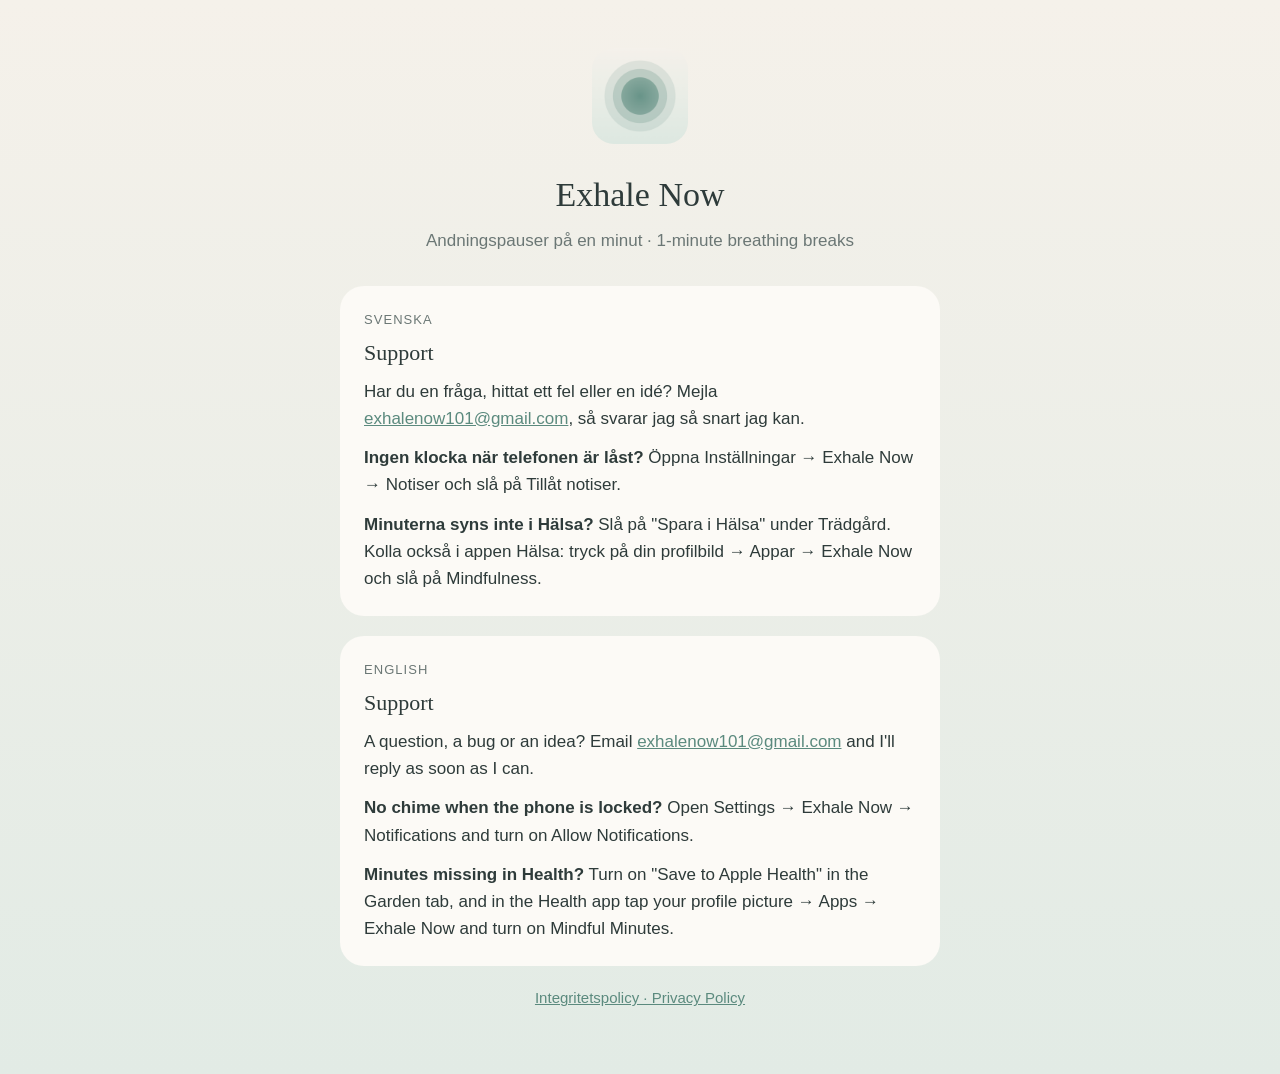
<file: index.html>
<!doctype html>
<html lang="sv">
<head>
  <meta charset="utf-8">
  <meta name="viewport" content="width=device-width, initial-scale=1">
  <title>Exhale Now: Support</title>
  <link rel="stylesheet" href="style.css">
</head>
<body>
<main>
  <header>
    <img src="icon.png" alt="">
    <h1>Exhale Now</h1>
    <p>Andningspauser på en minut · 1-minute breathing breaks</p>
  </header>

  <section>
    <div class="lang">Svenska</div>
    <h2>Support</h2>
    <p>Har du en fråga, hittat ett fel eller en idé? Mejla <a href="mailto:exhalenow101@gmail.com">exhalenow101@gmail.com</a>, så svarar jag så snart jag kan.</p>
    <p><strong>Ingen klocka när telefonen är låst?</strong> Öppna Inställningar → Exhale Now → Notiser och slå på Tillåt notiser.</p>
    <p><strong>Minuterna syns inte i Hälsa?</strong> Slå på "Spara i Hälsa" under Trädgård. Kolla också i appen Hälsa: tryck på din profilbild → Appar → Exhale Now och slå på Mindfulness.</p>
  </section>

  <section>
    <div class="lang">English</div>
    <h2>Support</h2>
    <p>A question, a bug or an idea? Email <a href="mailto:exhalenow101@gmail.com">exhalenow101@gmail.com</a> and I'll reply as soon as I can.</p>
    <p><strong>No chime when the phone is locked?</strong> Open Settings → Exhale Now → Notifications and turn on Allow Notifications.</p>
    <p><strong>Minutes missing in Health?</strong> Turn on "Save to Apple Health" in the Garden tab, and in the Health app tap your profile picture → Apps → Exhale Now and turn on Mindful Minutes.</p>
  </section>

  <nav><a href="privacy.html">Integritetspolicy · Privacy Policy</a></nav>
</main>
</body>
</html>
</file>
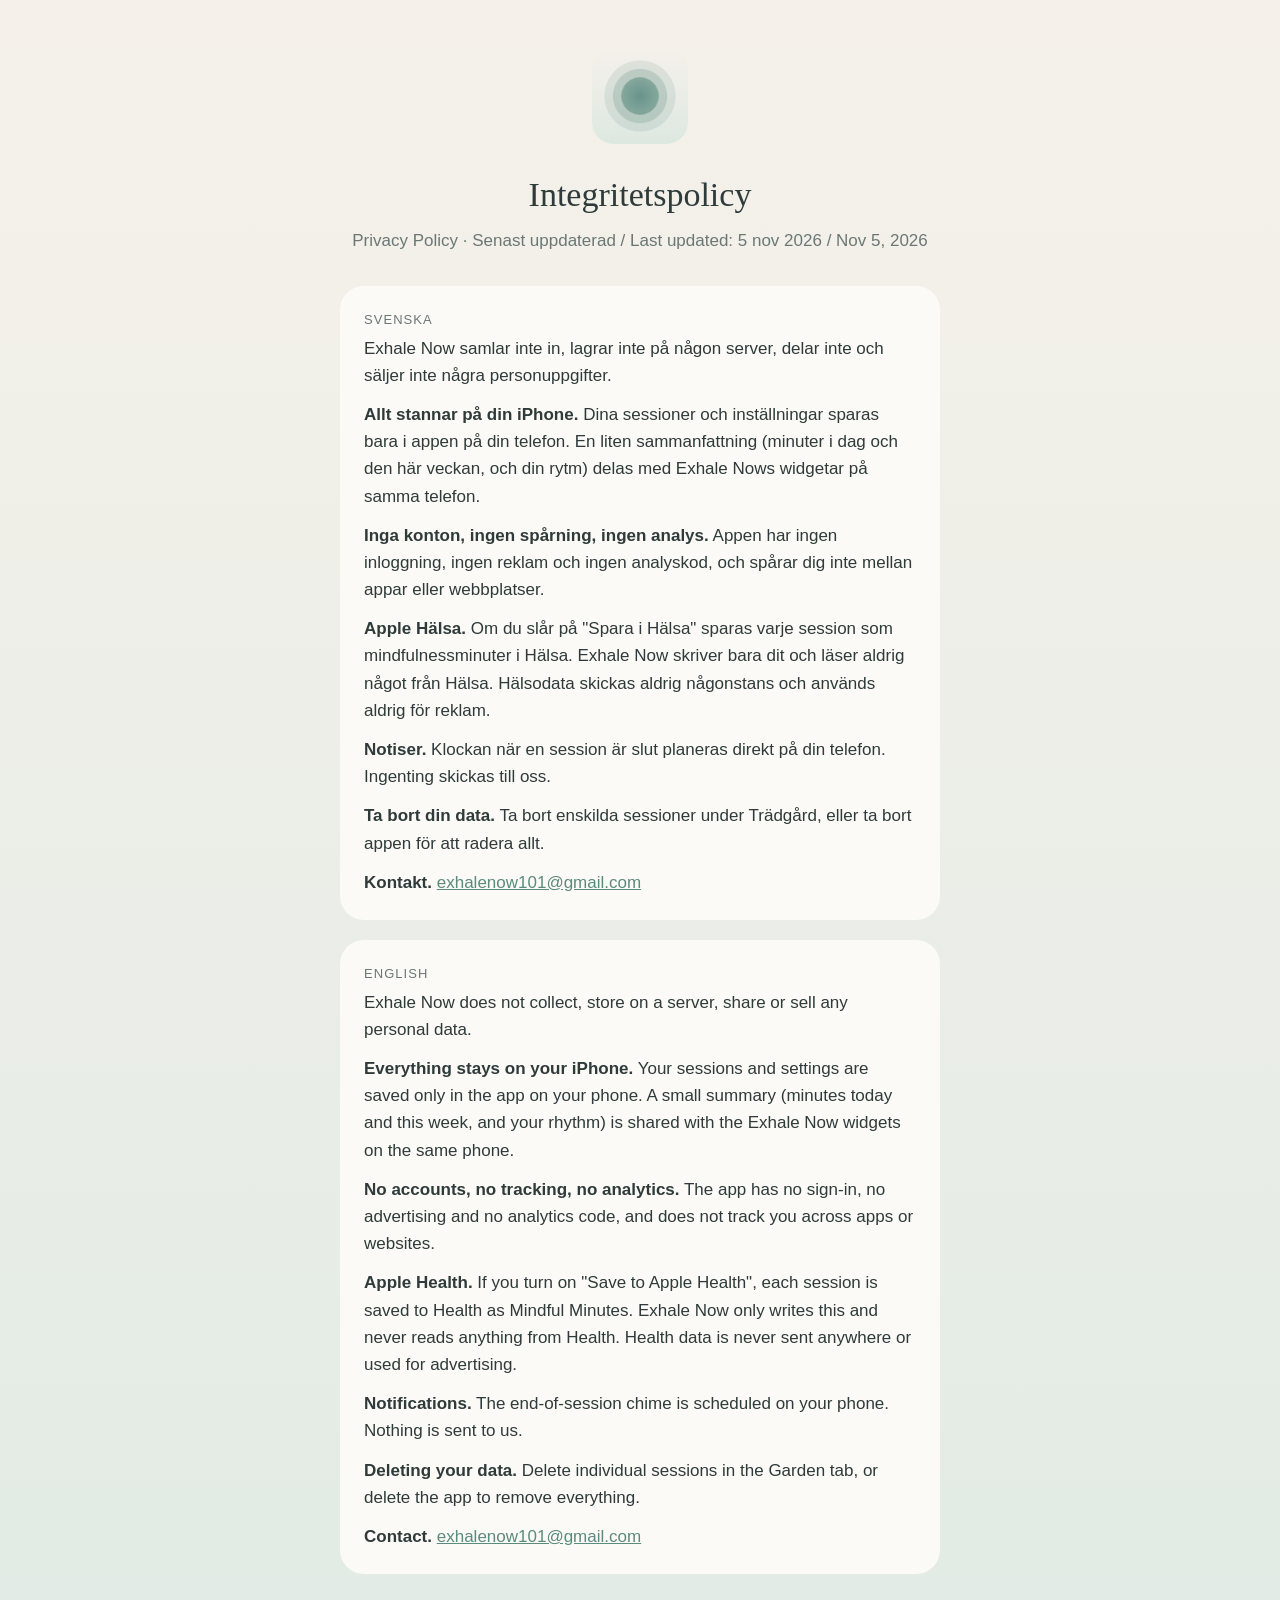
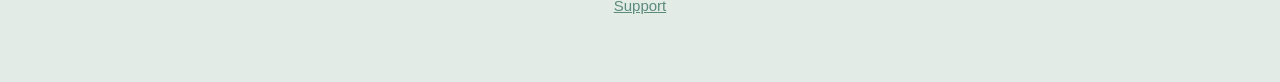
<file: privacy.html>
<!doctype html>
<html lang="sv">
<head>
  <meta charset="utf-8">
  <meta name="viewport" content="width=device-width, initial-scale=1">
  <title>Exhale Now: Privacy Policy</title>
  <link rel="stylesheet" href="style.css">
</head>
<body>
<main>
  <header>
    <img src="icon.png" alt="">
    <h1>Integritetspolicy</h1>
    <p>Privacy Policy · Senast uppdaterad / Last updated: 5 nov 2026 / Nov 5, 2026</p>
  </header>

  <section>
    <div class="lang">Svenska</div>
    <p>Exhale Now samlar inte in, lagrar inte på någon server, delar inte och säljer inte några personuppgifter.</p>
    <p><strong>Allt stannar på din iPhone.</strong> Dina sessioner och inställningar sparas bara i appen på din telefon. En liten sammanfattning (minuter i dag och den här veckan, och din rytm) delas med Exhale Nows widgetar på samma telefon.</p>
    <p><strong>Inga konton, ingen spårning, ingen analys.</strong> Appen har ingen inloggning, ingen reklam och ingen analyskod, och spårar dig inte mellan appar eller webbplatser.</p>
    <p><strong>Apple Hälsa.</strong> Om du slår på "Spara i Hälsa" sparas varje session som mindfulnessminuter i Hälsa. Exhale Now skriver bara dit och läser aldrig något från Hälsa. Hälsodata skickas aldrig någonstans och används aldrig för reklam.</p>
    <p><strong>Notiser.</strong> Klockan när en session är slut planeras direkt på din telefon. Ingenting skickas till oss.</p>
    <p><strong>Ta bort din data.</strong> Ta bort enskilda sessioner under Trädgård, eller ta bort appen för att radera allt.</p>
    <p><strong>Kontakt.</strong> <a href="mailto:exhalenow101@gmail.com">exhalenow101@gmail.com</a></p>
  </section>

  <section>
    <div class="lang">English</div>
    <p>Exhale Now does not collect, store on a server, share or sell any personal data.</p>
    <p><strong>Everything stays on your iPhone.</strong> Your sessions and settings are saved only in the app on your phone. A small summary (minutes today and this week, and your rhythm) is shared with the Exhale Now widgets on the same phone.</p>
    <p><strong>No accounts, no tracking, no analytics.</strong> The app has no sign-in, no advertising and no analytics code, and does not track you across apps or websites.</p>
    <p><strong>Apple Health.</strong> If you turn on "Save to Apple Health", each session is saved to Health as Mindful Minutes. Exhale Now only writes this and never reads anything from Health. Health data is never sent anywhere or used for advertising.</p>
    <p><strong>Notifications.</strong> The end-of-session chime is scheduled on your phone. Nothing is sent to us.</p>
    <p><strong>Deleting your data.</strong> Delete individual sessions in the Garden tab, or delete the app to remove everything.</p>
    <p><strong>Contact.</strong> <a href="mailto:exhalenow101@gmail.com">exhalenow101@gmail.com</a></p>
  </section>

  <nav><a href="index.html">Support</a></nav>
</main>
</body>
</html>
</file>
<file: style.css>
/* Same calm colors as the app (Assets.xcassets). */
:root {
  --sage: #5B8A7E;
  --sand: #F5F1EA;
  --mist: #E2EBE5;
  --ink: #2E3B3A;
  --card: #FCFAF6;
  --muted: #6B7775;
}

@media (prefers-color-scheme: dark) {
  :root {
    --sage: #93C2B4;
    --sand: #111819;
    --mist: #1A2726;
    --ink: #E4EBE8;
    --card: #1D2827;
    --muted: #9AA6A3;
  }
}

* { box-sizing: border-box; }

body {
  margin: 0;
  min-height: 100vh;
  background: linear-gradient(var(--sand), var(--mist));
  color: var(--ink);
  font: 17px/1.6 -apple-system, BlinkMacSystemFont, "Helvetica Neue", sans-serif;
}

main {
  max-width: 640px;
  margin: 0 auto;
  padding: 48px 20px 64px;
}

header { text-align: center; margin-bottom: 32px; }
header img { width: 96px; height: 96px; border-radius: 22px; }

h1, h2 { font-family: "New York", Georgia, serif; font-weight: 500; }
h1 { font-size: 34px; margin: 16px 0 4px; }
h2 { font-size: 22px; margin: 0 0 8px; }
header p { margin: 0; color: var(--muted); }

section {
  background: var(--card);
  border-radius: 24px;
  padding: 24px;
  margin-bottom: 20px;
}

section p { margin: 0 0 12px; }
section p:last-child { margin-bottom: 0; }

a { color: var(--sage); }
nav { text-align: center; color: var(--muted); font-size: 15px; }
.lang { color: var(--muted); font-size: 13px; letter-spacing: 0.08em; text-transform: uppercase; margin-bottom: 4px; }
</file>
